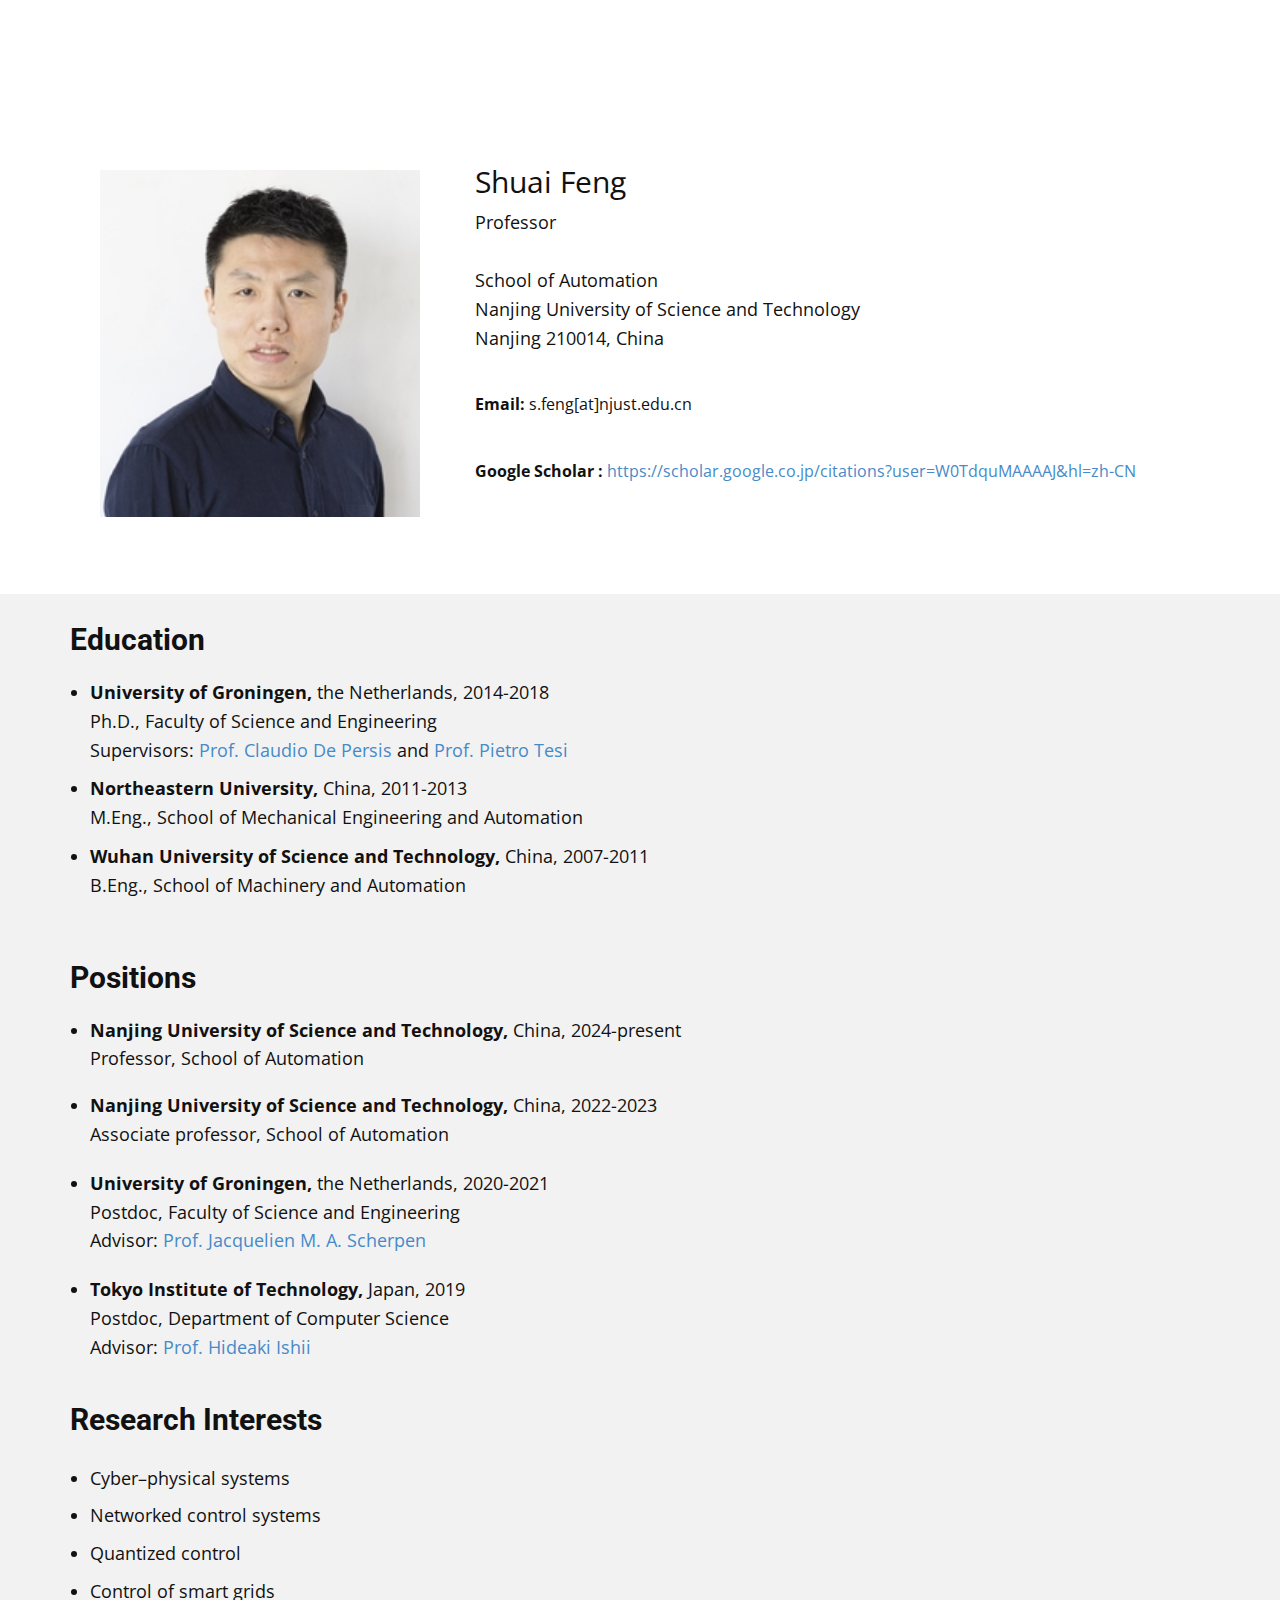
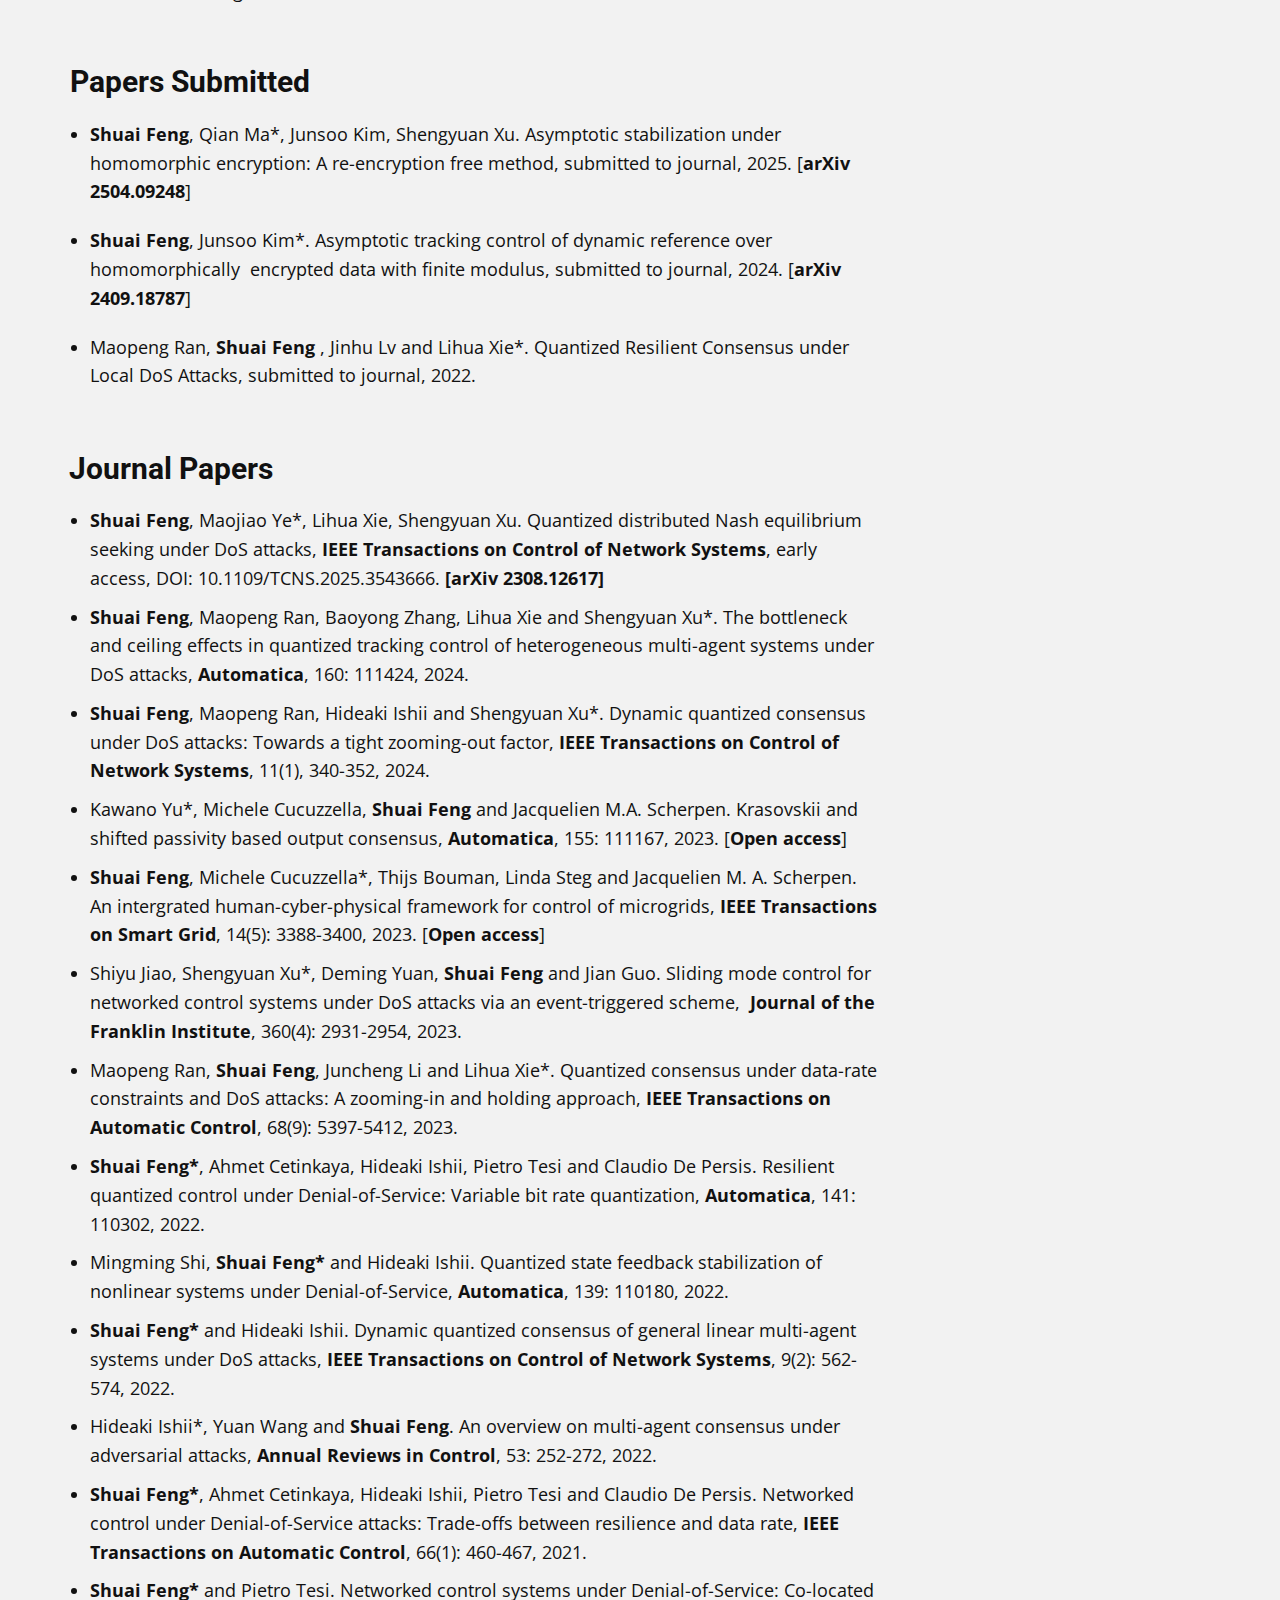
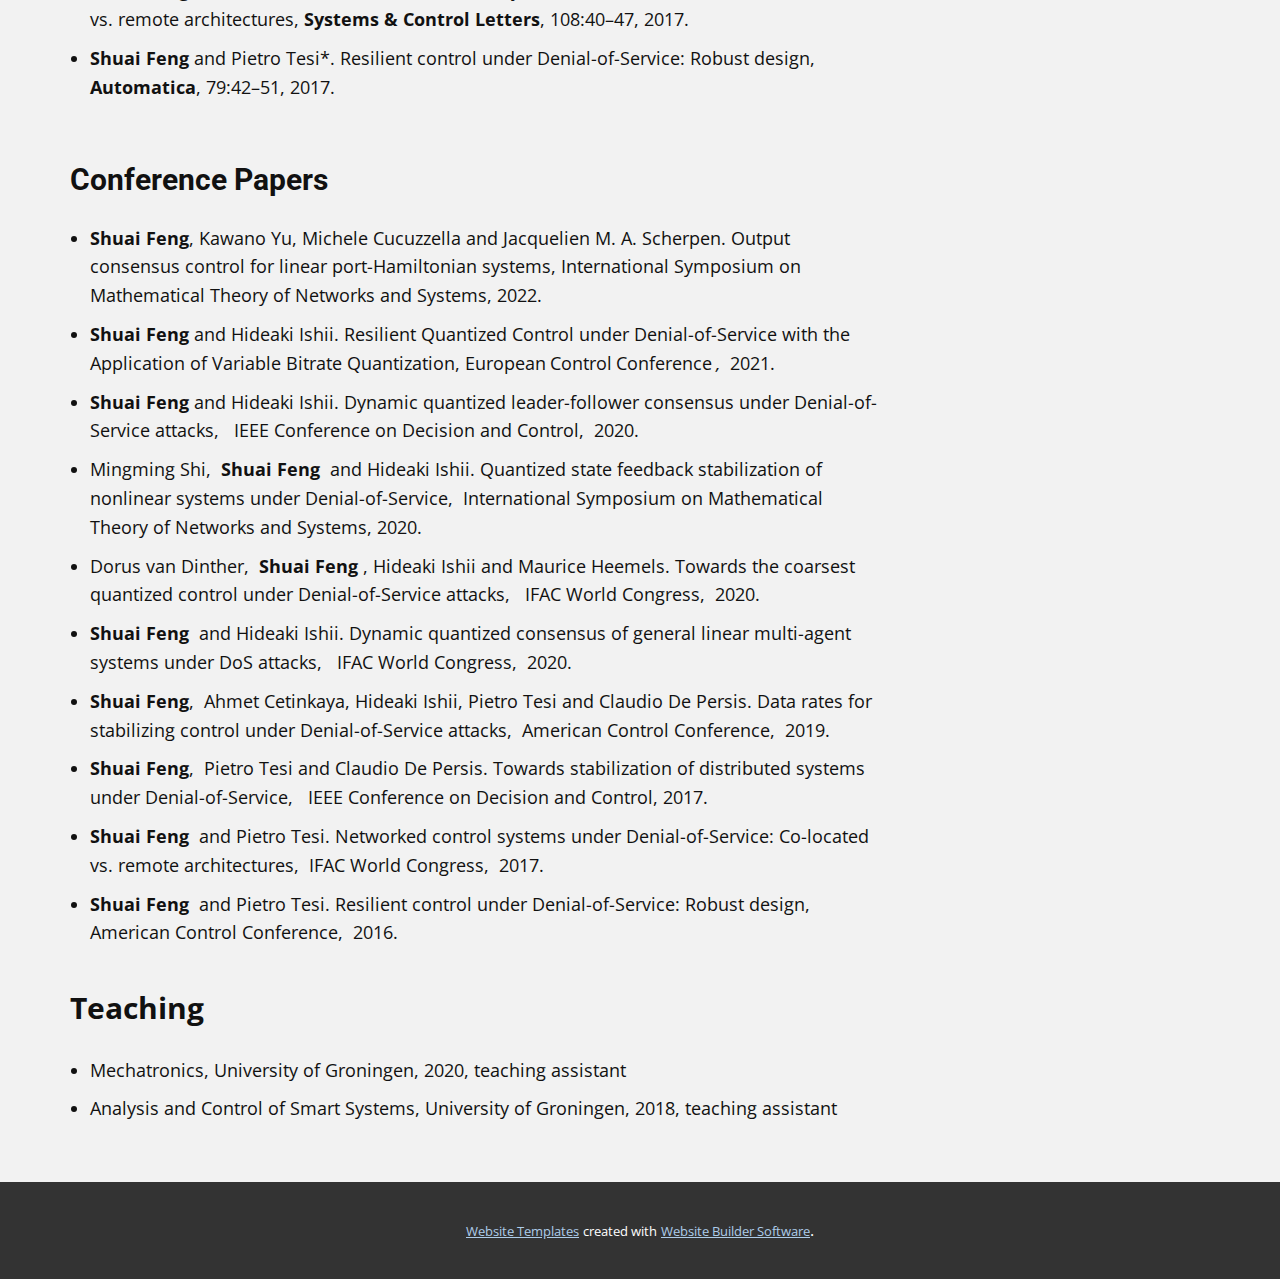
<file: index.html>
<!DOCTYPE html>
<html style="font-size: 16px;" lang="en"><head>
    <meta name="viewport" content="width=device-width, initial-scale=1.0">
    <meta charset="utf-8">
    <meta name="keywords" content="">
    <meta name="description" content="">
    <title>Homepage of Shuai Feng </title>
    <link rel="stylesheet" href="nicepage.css" media="screen">
<link rel="stylesheet" href="Homepage-of-Shuai-Feng-.css" media="screen">
    <script class="u-script" type="text/javascript" src="jquery.js" defer=""></script>
    <script class="u-script" type="text/javascript" src="nicepage.js" defer=""></script>
    <meta name="generator" content="Nicepage 5.2.4, nicepage.com">
    <link id="u-theme-google-font" rel="stylesheet" href="https://fonts.googleapis.com/css?family=Roboto:100,100i,300,300i,400,400i,500,500i,700,700i,900,900i|Open+Sans:300,300i,400,400i,500,500i,600,600i,700,700i,800,800i">
    
    
    
    
    
    
    
    
    
    <script type="application/ld+json">{
		"@context": "http://schema.org",
		"@type": "Organization",
		"name": "Site1"
}</script>
    <meta name="theme-color" content="#478ac9">
    <meta property="og:title" content="Homepage of Shuai Feng">
    <meta property="og:type" content="website">
  </head>
  <body data-home-page="Homepage-of-Shuai-Feng-.html" data-home-page-title="Homepage of Shuai Feng " class="u-body u-xl-mode" data-lang="en"><header class="u-clearfix u-header u-header" id="sec-7c54" data-animation-name="" data-animation-duration="0" data-animation-delay="0" data-animation-direction="" data-image-width="1350" data-image-height="790"><div class="u-clearfix u-sheet u-sheet-1"></div></header>
    <section class="u-clearfix u-section-1" id="sec-af1e">
      <div class="u-clearfix u-sheet u-sheet-1">
        <div class="u-clearfix u-expanded-width u-gutter-0 u-layout-spacing-vertical u-layout-wrap u-layout-wrap-1">
          <div class="u-layout">
            <div class="u-layout-row">
              <div class="u-size-20 u-size-60-md">
                <div class="u-layout-row">
                  <div class="u-container-style u-layout-cell u-left-cell u-size-60 u-layout-cell-1" src="">
                    <div class="u-container-layout u-valign-top u-container-layout-1">
                      <img class="u-expanded-width u-image u-image-default u-image-1" data-image-width="210" data-image-height="239" src="images/6c4c85c8-35da-4c60-8c0a-ab038068d08c_s.jpg">
                    </div>
                  </div>
                </div>
              </div>
              <div class="u-size-40 u-size-60-md">
                <div class="u-layout-col">
                  <div class="u-size-40">
                    <div class="u-layout-row">
                      <div class="u-align-left u-container-style u-layout-cell u-right-cell u-size-60 u-layout-cell-2">
                        <div class="u-container-layout u-valign-bottom u-container-layout-2">
                          <h3 class="u-custom-font u-text u-text-font u-text-1">Shuai Feng<br>
                            <span style="font-size: 1.125rem;">Professor</span>
                          </h3>
                        </div>
                      </div>
                    </div>
                  </div>
                  <div class="u-size-20">
                    <div class="u-layout-row">
                      <div class="u-align-left u-container-style u-layout-cell u-size-60 u-layout-cell-3">
                        <div class="u-container-layout u-valign-top-xl u-container-layout-3">
                          <p class="u-text u-text-2">School of Automation<br>Nanjing University of Science and Technology<br>Nanjing 210014, China
                          </p>
                          <p class="u-text u-text-3">
                            <span style="font-weight: 700;">Email:</span> s.feng[at]njust.edu.cn<br>&nbsp; &nbsp; &nbsp; &nbsp; &nbsp; &nbsp; &nbsp;
                          </p>
                          <p class="u-text u-text-4">
                            <span style="font-weight: 700;">Google Scholar</span>
                            <span style="font-weight: 700;">:</span>&nbsp;<a href="https://scholar.google.co.jp/citations?user=W0TdquMAAAAJ&amp;hl=zh-CN" class="u-active-none u-border-none u-btn u-button-link u-button-style u-hover-none u-none u-text-palette-1-base u-btn-1" target="_blank">https://scholar.google.co.jp/citations?user=W0TdquMAAAAJ&amp;hl=zh-CN</a>
                          </p>
                        </div>
                      </div>
                    </div>
                  </div>
                </div>
              </div>
            </div>
          </div>
        </div>
      </div>
    </section>
    <section class="u-clearfix u-grey-5 u-section-2" id="sec-2fd5">
      <div class="u-clearfix u-sheet u-sheet-1">
        <h3 class="u-align-left u-text u-text-1">Education</h3>
        <ul class="u-align-left u-spacing-10 u-text u-text-2">
          <li>
            <span style="font-weight: 700;">University of Groningen,&nbsp;<span style="font-weight: 400;">the Netherlands, 2014-2018</span>
            </span>
          </li>
        </ul>
        <p class="u-align-left u-text u-text-3"> Ph.D., ​Faculty of Science and Engineering<br>Supervisors: <a href="https://www.rug.nl/staff/c.de.persis/" class="u-active-none u-border-none u-btn u-button-link u-button-style u-hover-none u-none u-text-palette-1-base u-btn-1" target="_blank">Prof. Claudio De Persis</a> and <a href="https://www.unifi.it/p-doc2-0-0-A-3f2b342f322930-0.html" class="u-active-none u-border-none u-btn u-button-link u-button-style u-hover-none u-none u-text-palette-1-base u-btn-2" target="_blank">Prof. Pietro Tesi</a>
        </p>
        <ul class="u-align-left u-text u-text-4">
          <li><b>Northeastern University,&nbsp;</b>China, 2011-2013
          </li>
        </ul>
        <p class="u-align-left u-text u-text-5"> M.Eng., School of Mechanical Engineering and Automation</p>
        <ul class="u-align-left u-text u-text-6">
          <li><b>Wuhan University of Science and Technology,&nbsp;</b>China, 2007-2011
          </li>
        </ul>
        <p class="u-align-left u-text u-text-7"> B.Eng., School of Machinery and Automation</p>
      </div>
    </section>
    <section class="u-clearfix u-grey-5 u-section-3" id="sec-c2e6">
      <div class="u-clearfix u-sheet u-sheet-1">
        <h3 class="u-align-left u-text u-text-1">Positions</h3>
        <ul class="u-align-left u-text u-text-2">
          <li>
            <span style="font-weight: 700;"> Nanjing University of Science and Technology,</span> China, 2024-present
          </li>
        </ul>
        <p class="u-align-left u-text u-text-3"> Professor, School of Automation</p>
        <ul class="u-align-left u-text u-text-4">
          <li>
            <span style="font-weight: 700;"> Nanjing University of Science and Technology, <span style="font-weight: 400;">China, 2022-2023</span>
            </span>
          </li>
        </ul>
        <p class="u-align-left u-text u-text-5">Associate professor, School of Automation</p>
        <ul class="u-align-left u-text u-text-6">
          <li><b>University of Groningen, <span style="font-weight: 400;">the Netherlands, 2020-2021</span></b>
          </li>
        </ul>
        <p class="u-align-left u-text u-text-7"> Postdoc,&nbsp;Faculty of Science and Engineering<br>Advisor: <a href="https://www.rug.nl/staff/j.m.a.scherpen/" class="u-active-none u-border-none u-btn u-button-link u-button-style u-hover-none u-none u-text-palette-1-base u-btn-1" target="_blank">Prof. Jacquelien M. A. Scherpen</a>
        </p>
        <ul class="u-align-left u-text u-text-8">
          <li><b>Tokyo Institute of Technology, <span style="font-weight: 400;">Japan, 2019</span></b>
          </li>
        </ul>
        <p class="u-align-left u-text u-text-9"> Postdoc, Department of Computer Science<br>Advisor: <a href="http://www.sc.dis.titech.ac.jp/ishii/" class="u-active-none u-border-none u-btn u-button-link u-button-style u-hover-none u-none u-text-palette-1-base u-btn-2" target="_blank">Prof. Hideaki Ishii</a>
        </p>
      </div>
    </section>
    <section class="u-clearfix u-container-align-left u-grey-5 u-section-4" id="sec-145f">
      <div class="u-clearfix u-sheet u-sheet-1">
        <h3 class="u-align-left u-text u-text-1">Research Interests</h3>
        <ul class="u-align-left u-spacing-9 u-text u-text-2">
          <li>Cyber–physical systems</li>
          <li>Networked control systems<br>
          </li>
          <li>Quantized control</li>
          <li>Control of smart grids</li>
        </ul>
      </div>
    </section>
    <section class="u-clearfix u-grey-5 u-section-5" id="sec-f7f1">
      <div class="u-clearfix u-sheet u-sheet-1">
        <h3 class="u-align-left u-text u-text-1">Papers Submitted</h3>
        <ul class="u-spacing-20 u-text u-text-2">
          <li>
            <span style="font-weight: 700;">
              <span style="font-weight: 400;">
                <span style="font-weight: 700;">Shuai Feng</span>, Qian Ma*, Junsoo Kim, Shengyuan Xu. Asymptotic stabilization under homomorphic encryption: A re-encryption&nbsp;free method, submitted to journal, 2025. [<span style="font-weight: 700;">arXiv 2504.09248</span>]
              </span>
              <br>
            </span>
          </li>
          <li>
            <span style="font-weight: 700;">Shuai Feng</span>, Junsoo Kim*. Asymptotic tracking control of dynamic reference over homomorphically&nbsp; encrypted data with finite modulus, submitted to journal, 2024. [<span style="font-weight: 700;">arXiv</span>
            <span style="font-weight: 700;">2409.18787</span>]
          </li>
          <li>Maopeng Ran, <span style="font-size: 1.125rem; background-color: #f2f2f2; color: #111111; font-family: 'Open Sans',sans-serif; font-weight: 700;">Shuai Feng</span>
            <span style="font-size: 1.125rem; background-color: #f2f2f2; color: #111111; font-family: 'Open Sans',sans-serif;">, Jinhu Lv and Lihua Xie*. Quantized Resilient Consensus under Local DoS Attacks, submitted to journal, 2022.</span>
          </li>
        </ul>
      </div>
    </section>
    <section class="u-clearfix u-grey-5 u-section-6" id="sec-3a02">
      <div class="u-clearfix u-sheet u-sheet-1">
        <h3 class="u-align-left u-text u-text-1">Journal Papers<span style="font-size: 1.125rem; font-weight: 400;"> &nbsp;&nbsp;</span>
          <br>
        </h3>
        <ul class="u-align-left u-spacing-10 u-text u-text-2">
          <li>
            <span style="font-weight: 700;"></span>
            <span style="font-weight: 700;"> Shuai Feng</span>, Maojiao Ye*, Lihua Xie, Shengyuan Xu.&nbsp;Quantized distributed Nash equilibrium seeking under DoS attacks, <span style="font-weight: 700;">IEEE Transactions on Control of Network Systems</span>, ​early access, DOI: 10.1109/TCNS.2025.3543666.&nbsp;<span style="font-weight: 700;">[arXiv 2308.12617]</span>
          </li>
          <li>
            <span style="font-weight: 700;">Shuai Feng</span>, Maopeng Ran, Baoyong Zhang, Lihua Xie and Shengyuan Xu*. ​The bottleneck and ceiling effects in quantized tracking control of heterogeneous multi-agent systems under DoS attacks, <span style="font-weight: 700;">Automatica</span>, ​​160: 111424, 2024.
          </li>
          <li>
            <span style="font-weight: 700;">Shuai Feng</span>, Maopeng Ran, Hideaki Ishii and Shengyuan Xu*. Dynamic quantized consensus under DoS attacks: Towards a tight zooming-out factor, <span style="font-weight: 700;"> IEEE Transactions on Control of Network Systems</span>, ​11(1), 340-352, 2024.
          </li>
          <li>Kawano Yu*, Michele Cucuzzella, <span style="font-weight: 700;">Shuai Feng</span> and Jacquelien M.A. Scherpen. Krasovskii and shifted passivity based output consensus, <span style="font-weight: 700;">Automatica</span>, 155: 111167, 2023. [<span style="font-weight: 700;">Open access</span>]
          </li>
          <li>
            <span style="font-weight: 700;">Shuai Feng</span>, Michele Cucuzzella*, Thijs Bouman, Linda Steg and Jacquelien M. A. Scherpen. An intergrated human-cyber-physical framework for control of microgrids, <span style="font-weight: 700;">IEEE Transactions on Smart Grid</span>, ​14(5): 3388-3400, 2023. [<span style="font-weight: 700;">Open access</span>]<br>
          </li>
          <li>Shiyu Jiao, Shengyuan Xu*, Deming Yuan,<span style="font-weight: 700;"> Shuai Feng</span> and Jian Guo.
Sliding mode control for networked control systems under DoS attacks via an event-triggered scheme,&nbsp;<span style="font-weight: 700;"> Journal of the Franklin Institute</span>, 360(4): 2931-2954, 2023.<br>
          </li>
          <li>Maopeng Ran,&nbsp;<span style="font-weight: 700;">Shuai Feng</span>,&nbsp;Juncheng Li and Lihua Xie*. Quantized consensus under data-rate constraints and DoS attacks: A zooming-in and holding approach,&nbsp;<span style="font-weight: 700;">IEEE&nbsp;Transactions on Automatic Control</span>, 68(9): ​5397-5412, 2023.&nbsp;<br>
          </li>
          <li>
            <span style="font-weight: 700;">Shuai Feng*</span>, Ahmet Cetinkaya, Hideaki Ishii, Pietro Tesi and Claudio De Persis. Resilient quantized control under Denial-of-Service: Variable bit rate quantization,&nbsp;<span style="font-weight: 700;">Automatica</span>, 141: 110302, 2022.
          </li>
          <li>Mingming Shi,&nbsp;<span style="font-weight: 700;">Shuai Feng*</span> and Hideaki Ishii. Quantized state feedback stabilization of nonlinear systems under Denial-of-Service,&nbsp;<span style="font-weight: 700;">Automatica</span>, 139: 110180, 2022.&nbsp;
          </li>
          <li>
            <span style="font-weight: 700;">Shuai Feng*</span> and Hideaki Ishii. Dynamic quantized consensus of general linear multi-agent systems under DoS attacks,&nbsp;<span style="font-weight: 700;">IEEE Transactions on Control of Network Systems</span>, 9(2): 562-574, 2022.<br>
          </li>
          <li>Hideaki Ishii*, Yuan Wang and <span style="font-weight: 700;">Shuai Feng</span>. An overview on multi-agent consensus under adversarial attacks, <span style="font-weight: 700;">Annual Reviews in Control</span>, 53: 252-272, 2022.<br>
          </li>
          <li style="">
            <span style="font-weight: 700;">Shuai Feng*</span>, Ahmet Cetinkaya, Hideaki Ishii, Pietro Tesi and Claudio De Persis. Networked control under Denial-of-Service attacks: Trade-offs between resilience and data rate,&nbsp;<span style="font-weight: 700;">IEEE Transactions on Automatic Control</span>, 66(1): 460-467, 2021.<br>
          </li>
          <li>
            <span style="font-weight: 700;">Shuai Feng*</span>&nbsp;and Pietro Tesi. Networked control systems under Denial-of-Service: Co-located vs. remote architectures,&nbsp;<span style="font-weight: 700;">Systems &amp; Control Letters</span>, 108:40–47, 2017.<br>
          </li>
          <li style="">
            <span style="font-weight: 700;">Shuai Feng</span>&nbsp;and Pietro Tesi*. Resilient control under Denial-of-Service: Robust design, <span style="font-weight: 700;">Automatica</span>, 79:42–51, 2017.&nbsp;<br>
          </li>
        </ul>
      </div>
    </section>
    <section class="u-clearfix u-grey-5 u-section-7" id="sec-ea43">
      <div class="u-clearfix u-sheet u-sheet-1">
        <h3 class="u-align-left u-text u-text-1">Conference Papers<br>
        </h3>
        <ul class="u-align-left u-spacing-10 u-text u-text-2">
          <li>
            <span style="font-weight: 700;">Shuai Feng</span>, Kawano Yu, Michele Cucuzzella and Jacquelien M. A. Scherpen. ​Output consensus control for linear port-Hamiltonian systems, ​International Symposium on Mathematical Theory of Networks and Systems, 2022.
          </li>
          <li><b>Shuai Feng&nbsp;</b>and Hideaki Ishii. Resilient Quantized Control under Denial-of-Service with the Application of Variable Bitrate Quantization, <span style="font-size: 16px;">
              <span style="font-size: 1.125rem;">European</span>
              <span style="font-size: 1.125rem;">Control</span>
              <span style="font-size: 1.125rem;">Conference</span>
            </span><i style="font-size: 1.125rem;"> ,</i>
            <span style="background-color: #f2f2f2; color: #111111; font-family: 'Open Sans',sans-serif;">&nbsp;2021.</span>
          </li>
          <li>
            <span style="background-color: #f2f2f2; font-family: 'Open Sans',sans-serif;"><b>
                <span style="color: #111111;"></span></b>
              <span style="font-weight: 700;">Shuai Feng</span>
            </span>
            <span style="background-color: #f2f2f2; font-family: 'Open Sans',sans-serif;">
              <span style="color: #111111;"> and Hideaki Ishii. Dynamic quantized leader-follower consensus under Denial-of-Service attacks,</span><i>
                <span style="color: #111111;">&nbsp;</span>
                <span style="font-style: normal;">IEEE Conference on Decision and Control,</span></i>
              <span style="color: #111111;">&nbsp;2020.</span>
              <br>
            </span>
          </li>
          <li>
            <span style="background-color: #f2f2f2; font-family: 'Open Sans',sans-serif;">
              <span style="color: #111111;">Mingming Shi,&nbsp;</span><b style="color: #111111;"></b>
              <span style="font-weight: 700;">Shuai Feng</span>
              <span style="color: #111111;">&nbsp;and Hideaki Ishii. Quantized state feedback stabilization of nonlinear systems under ​Denial-of-Service,</span><i style="color: #111111;">&nbsp;</i><i>
                <span style="font-style: normal;">International Symposium on Mathematical Theory of Networks and</span>
                <span style="font-style: normal;">Systems, 2020.</span></i>
              <br>
            </span>
          </li>
          <li>
            <span style="background-color: #f2f2f2; font-family: 'Open Sans',sans-serif;">
              <span style="color: #111111;">Dorus van Dinther,&nbsp;</span><b>
                <span style="color: #111111;"></span></b>
              <span style="font-weight: 700;">Shuai Feng</span>
              <span style="color: #111111;">, Hideaki Ishii and Maurice Heemels. Towards the coarsest quantized control under Denial-of-Service attacks,</span>
              <span style="font-weight: 700;">
                <span style="font-style: italic;">&nbsp;</span><b>
                  <span style="font-weight: 400;"><i>
                      <span style="font-style: normal;">IFAC World </span>
                      <span style="font-style: normal;">Congress,&nbsp;</span></i>
                  </span></b>
              </span>
              <span style="color: #111111;">2020.</span>
              <br>
            </span>
          </li>
          <li>
            <span style="background-color: #f2f2f2; font-family: 'Open Sans',sans-serif;">
              <span style="font-weight: 700;">Shuai Feng</span>
              <span style="color: #111111;">&nbsp;and Hideaki Ishii. Dynamic quantized consensus of general linear multi-agent systems under DoS attacks,</span>
              <span style="font-weight: 700;">&nbsp;<b>
                  <span style="font-weight: 400;"><i>
                      <span style="font-style: normal;">IFAC World </span>
                      <span style="font-style: normal;">Congress,</span></i>
                  </span></b>
              </span>
              <span style="color: #111111;">&nbsp;2020.</span>
              <br>
            </span>
          </li>
          <li>
            <span style="background-color: #f2f2f2; font-family: 'Open Sans',sans-serif;"><b style="color: #111111;"></b>
              <span style="font-weight: 700;">Shuai Feng<span style="font-weight: 400;">,</span>
              </span>
              <span style="color: #111111;">&nbsp;Ahmet Cetinkaya, Hideaki Ishii, Pietro Tesi and Claudio De Persis. Data rates for stabilizing control under Denial-of-Service attacks,&nbsp;</span><i>
                <span style="font-style: normal;">American Control </span>
                <span style="font-style: normal;">Conference,</span></i>
              <span style="color: #111111;">&nbsp;2019.</span>
              <br>
            </span>
          </li>
          <li>
            <span style="background-color: #f2f2f2; font-family: 'Open Sans',sans-serif;">
              <span style="font-weight: 700;">Shuai Feng<span style="font-weight: 400;">,</span>
              </span>
              <span style="color: #111111;">&nbsp;Pietro Tesi and Claudio De Persis. </span>Towards stabilization of distributed systems under Denial-of-Service<span style="color: #111111;">,</span>
              <span style="font-style: italic;">&nbsp;</span><i>
                <span style="font-style: normal;">IEEE Conference on Decision and </span>
                <span style="font-style: normal;">Control,</span></i>&nbsp;<span style="color: #111111;">2017.</span>
              <br>
            </span>
          </li>
          <li>
            <span style="background-color: #f2f2f2; font-family: 'Open Sans',sans-serif;"><b>
                <span style="color: #111111;"></span></b>
              <span style="font-weight: 700;">Shuai Feng</span>
              <span style="color: #111111;">&nbsp;and Pietro Tesi. Networked control systems under Denial-of-Service: Co-located vs. remote architectures,&nbsp;</span><b>
                <span style="font-weight: 400;"><i>
                    <span style="font-style: normal;">IFAC World</span>
                    <span style="font-style: normal;">Congress,&nbsp;</span></i>
                </span></b>
              <span style="color: #111111;">2017.</span>
              <br>
            </span>
          </li>
          <li>
            <span style="background-color: #f2f2f2; font-family: 'Open Sans',sans-serif;"><b style="color: #111111;"></b>
              <span style="color: #111111;"></span>
              <span style="font-weight: 700;">Shuai Feng</span>
              <span style="color: #111111;">&nbsp;and Pietro Tesi. Resilient control under Denial-of-Service: Robust design,&nbsp;</span><i>
                <span style="font-style: normal;">American Control </span>
                <span style="font-style: normal;">Conference,</span></i>
              <span style="color: #111111;">&nbsp;2016.</span>
              <br>
            </span>
          </li>
        </ul>
      </div>
    </section>
    <section class="u-clearfix u-grey-5 u-section-8" id="sec-d8e4">
      <div class="u-clearfix u-sheet u-sheet-1">
        <h3 class="u-align-left u-custom-font u-text u-text-font u-text-1">Teaching</h3>
        <ul class="u-align-left u-spacing-10 u-text u-text-2">
          <li>Mechatronics, University of Groningen, 2020, teaching assistant</li>
          <li>Analysis and Control of Smart Systems, University of Groningen, 2018, teaching assistant</li>
        </ul>
      </div>
    </section>
    
    
    
    <section class="u-backlink u-clearfix u-grey-80">
      <a class="u-link" href="https://nicepage.com/website-templates" target="_blank">
        <span>Website Templates</span>
      </a>
      <p class="u-text">
        <span>created with</span>
      </p>
      <a class="u-link" href="" target="_blank">
        <span>Website Builder Software</span>
      </a>. 
    </section>
  
</body></html>
</file>
